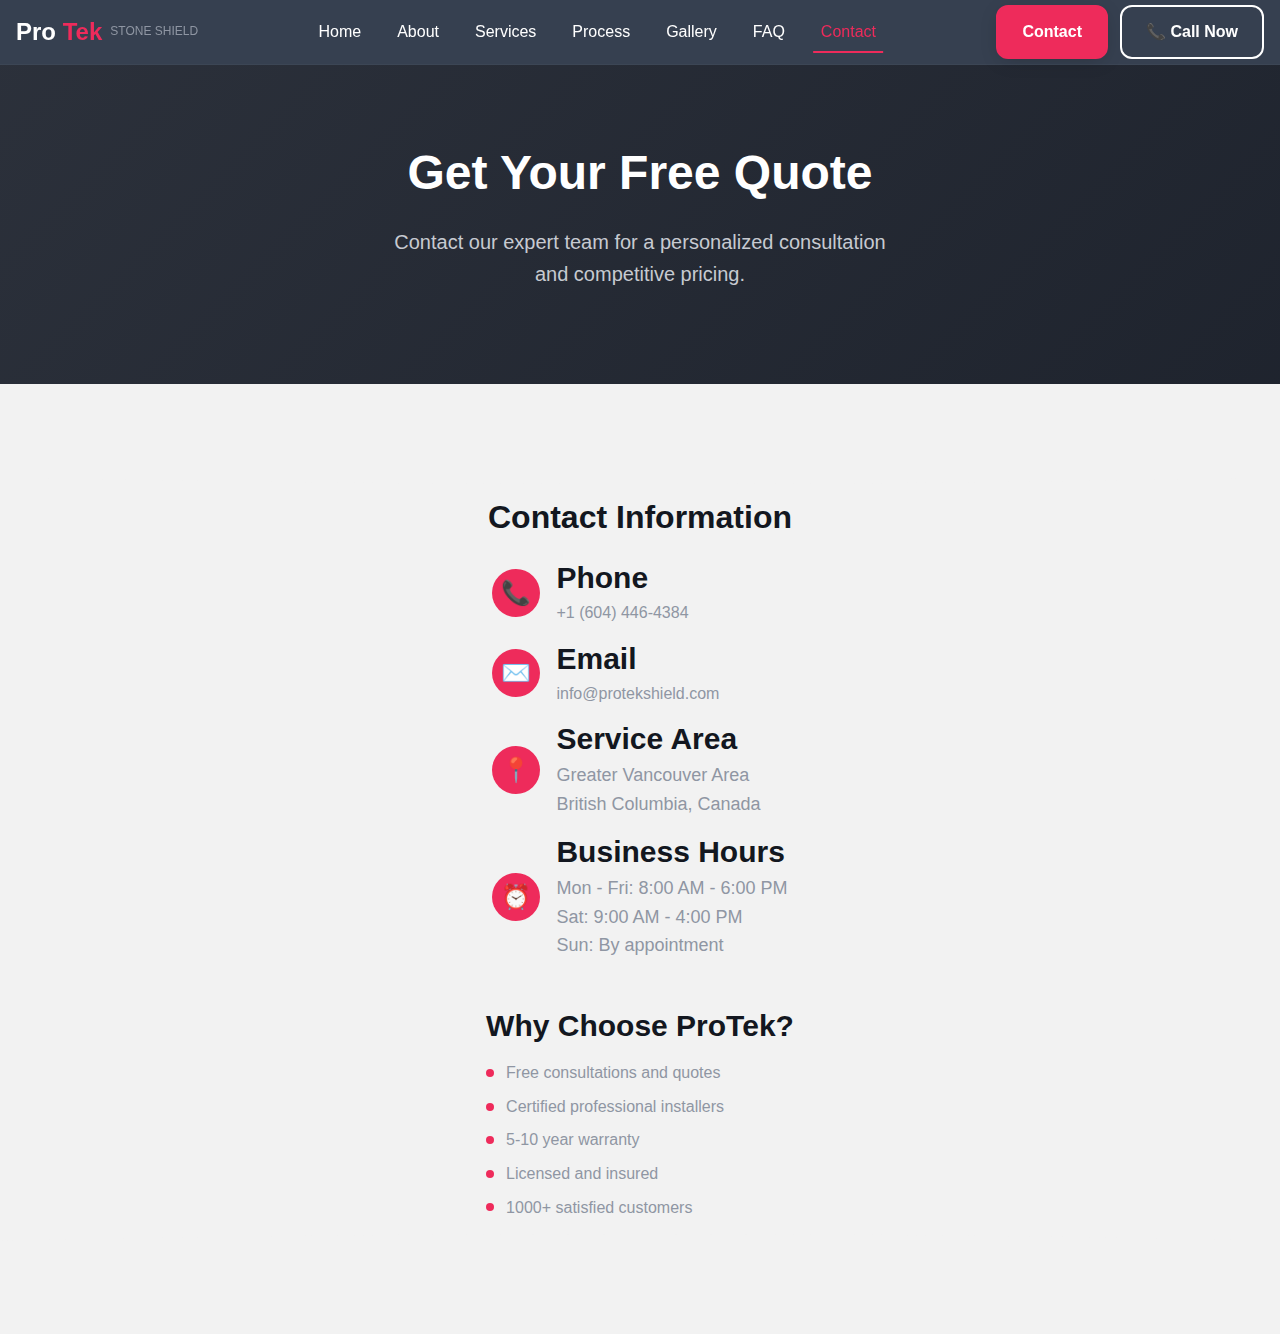
<file: contact.html>
<!DOCTYPE html>
<html lang="en">
<head>
    <meta charset="UTF-8">
    <meta name="viewport" content="width=device-width, initial-scale=1.0">
    <title>Contact ProTek - Get Your Free Stone Protection Quote</title>
    <meta name="description" content="Contact ProTek Stone Shield for a free consultation and quote. Professional stone protection services in Greater Vancouver. Call us or fill out our contact form.">
    <link rel="stylesheet" href="styles.css">
</head>
<body>
    <!-- Navigation -->
    <nav class="nav-fixed">
        <div class="nav-container">
            <div class="nav-content">
                <a href="index.html" class="logo">
                    <div class="logo-text">
                        <span class="logo-pro">Pro</span>
                        <span class="logo-tek">Tek</span>
                    </div>
                    <div class="logo-subtitle">STONE SHIELD</div>
                </a>

                <div class="nav-links-desktop">
                    <a href="index.html" class="nav-link">Home</a>
                    <a href="about.html" class="nav-link">About</a>
                    <a href="services.html" class="nav-link">Services</a>
                    <a href="process.html" class="nav-link">Process</a>
                    <a href="gallery.html" class="nav-link">Gallery</a>
                    <a href="faq.html" class="nav-link">FAQ</a>
                    <a href="contact.html" class="nav-link active">Contact</a>
                </div>

                <div class="nav-cta">
                    <a href="contact.html" class="btn-primary">Contact</a>
                    <a href="tel:+16044464384" class="btn-outline">📞 Call Now</a>
                </div>

                <button class="mobile-menu-btn" id="mobileMenuBtn">
                    <svg class="menu-icon" fill="none" stroke="currentColor" viewBox="0 0 24 24">
                        <path stroke-linecap="round" stroke-linejoin="round" stroke-width="2" d="M4 6h16M4 12h16M4 18h16"></path>
                    </svg>
                    <svg class="close-icon" fill="none" stroke="currentColor" viewBox="0 0 24 24" style="display: none;">
                        <path stroke-linecap="round" stroke-linejoin="round" stroke-width="2" d="M6 18L18 6M6 6l12 12"></path>
                    </svg>
                </button>
            </div>

            <div class="nav-mobile" id="mobileMenu">
                <div class="mobile-nav-content">
                    <a href="index.html" class="mobile-nav-link">Home</a>
                    <a href="about.html" class="mobile-nav-link">About</a>
                    <a href="services.html" class="mobile-nav-link">Services</a>
                    <a href="process.html" class="mobile-nav-link">Process</a>
                    <a href="gallery.html" class="mobile-nav-link">Gallery</a>
                    <a href="faq.html" class="mobile-nav-link">FAQ</a>
                    <a href="contact.html" class="mobile-nav-link active">Contact</a>
                    <div class="mobile-nav-cta">
                        <a href="contact.html" class="btn-primary">Contact</a>
                        <a href="tel:+16044464384" class="btn-outline">📞 Call Now</a>
                    </div>
                </div>
            </div>
        </div>
    </nav>

    <main style="padding-top: 4rem;">
        <!-- Hero Section -->
        <section class="cta-section">
            <div class="container cta-content">
                <h1 style="font-size: 3rem; margin-bottom: 1.5rem;">Get Your Free Quote</h1>
                <p style="font-size: 1.25rem;">Contact our expert team for a personalized consultation and competitive pricing.</p>
            </div>
        </section>

        <!-- Contact Form Section -->
        <section class="curved-section">
            <div class="container section-content">
                <div style="display: grid; gap: 3rem; grid-template-columns: repeat(auto-fit, minmax(400px, 1fr));">
                    <!-- Contact Form -->
                    <!-- <div>
                        <h2 style="font-size: 2rem; font-weight: bold; color: var(--protek-darkest); margin-bottom: 1.5rem;">Send us a Message</h2>
                        <form id="contactForm" style="display: flex; flex-direction: column; gap: 1rem;">
                            <div>
                                <label for="name" style="display: block; font-weight: 600; color: var(--protek-darkest); margin-bottom: 0.5rem;">Name *</label>
                                <input type="text" id="name" name="name" required style="width: 100%; padding: 0.75rem; border: 2px solid #d1d5db; border-radius: var(--radius); background: white; color: var(--protek-darkest); font-size: 1rem;">
                            </div>
                            <div>
                                <label for="email" style="display: block; font-weight: 600; color: var(--protek-darkest); margin-bottom: 0.5rem;">Email *</label>
                                <input type="email" id="email" name="email" required style="width: 100%; padding: 0.75rem; border: 2px solid #d1d5db; border-radius: var(--radius); background: white; color: var(--protek-darkest); font-size: 1rem;">
                            </div>
                            <div>
                                <label for="phone" style="display: block; font-weight: 600; color: var(--protek-darkest); margin-bottom: 0.5rem;">Phone</label>
                                <input type="tel" id="phone" name="phone" style="width: 100%; padding: 0.75rem; border: 2px solid #d1d5db; border-radius: var(--radius); background: white; color: var(--protek-darkest); font-size: 1rem;">
                            </div>
                            <div>
                                <label for="project" style="display: block; font-weight: 600; color: var(--protek-darkest); margin-bottom: 0.5rem;">Project Type</label>
                                <select id="project" name="project" style="width: 100%; padding: 0.75rem; border: 2px solid #d1d5db; border-radius: var(--radius); background: white; color: var(--protek-darkest); font-size: 1rem;">
                                    <option value="">Select project type...</option>
                                    <option value="kitchen">Kitchen Countertops</option>
                                    <option value="bathroom">Bathroom Vanities</option>
                                    <option value="commercial">Commercial Project</option>
                                    <option value="restoration">Stone Restoration</option>
                                    <option value="other">Other</option>
                                </select>
                            </div>
                            <div>
                                <label for="message" style="display: block; font-weight: 600; color: var(--protek-darkest); margin-bottom: 0.5rem;">Message *</label>
                                <textarea id="message" name="message" rows="5" required style="width: 100%; padding: 0.75rem; border: 2px solid #d1d5db; border-radius: var(--radius); background: white; color: var(--protek-darkest); font-size: 1rem; resize: vertical;"></textarea>
                            </div>
                            <button type="submit" class="btn-primary" style="margin-top: 1rem;">Send Message</button>
                        </form>
                    </div> -->

                    <!-- Contact Information -->
                    <div style="justify-items: center;">
                        <h2 style="font-size: 2rem; font-weight: bold; color: var(--protek-darkest); margin-bottom: 1.5rem;">Contact Information</h2>
                        <div style="width: fit-content;">
                            <div style="display: flex; align-items: center; gap: 1rem; margin-bottom: 15px;">
                                <div style="width: 3rem; height: 3rem; background: var(--primary); border-radius: 50%; display: flex; align-items: center; justify-content: center; font-size: 1.5rem;">📞</div>
                                <div>
                                    <h3 style="font-weight: 600; color: var(--protek-darkest); margin-bottom: 0.25rem;">Phone</h3>
                                    <a href="tel:+16044464384" style="color: var(--protek-gray); text-decoration: none;">+1 (604) 446-4384</a>
                                </div>
                            </div>

                            <div style="display: flex; align-items: center; gap: 1rem;  margin-bottom: 15px;">
                                <div style="width: 3rem; height: 3rem; background: var(--primary); border-radius: 50%; display: flex; align-items: center; justify-content: center; font-size: 1.5rem;">✉️</div>
                                <div>
                                    <h3 style="font-weight: 600; color: var(--protek-darkest); margin-bottom: 0.25rem;">Email</h3>
                                    <a href="mailto:info@protekshield.com" style="color: var(--protek-gray); text-decoration: none;">info@protekshield.com</a>
                                </div>
                            </div>

                            <div style="display: flex; align-items: center; gap: 1rem;  margin-bottom: 15px;">
                                <div style="width: 3rem; height: 3rem; background: var(--primary); border-radius: 50%; display: flex; align-items: center; justify-content: center; font-size: 1.5rem;">📍</div>
                                <div>
                                    <h3 style="font-weight: 600; color: var(--protek-darkest); margin-bottom: 0.25rem;">Service Area</h3>
                                    <p style="color: var(--protek-gray); margin: 0;">Greater Vancouver Area<br>British Columbia, Canada</p>
                                </div>
                            </div>

                            <div style="display: flex; align-items: center; gap: 1rem;  margin-bottom: 15px;">
                                <div style="width: 3rem; height: 3rem; background: var(--primary); border-radius: 50%; display: flex; align-items: center; justify-content: center; font-size: 1.5rem;">⏰</div>
                                <div>
                                    <h3 style="font-weight: 600; color: var(--protek-darkest); margin-bottom: 0.25rem;">Business Hours</h3>
                                    <p style="color: var(--protek-gray); margin: 0;">
                                        Mon - Fri: 8:00 AM - 6:00 PM<br>
                                        Sat: 9:00 AM - 4:00 PM<br>
                                        Sun: By appointment
                                    </p>
                                </div>
                            </div>
                        </div>

                        <div style="margin-top: 3rem;">
                            <h3 style="font-weight: 600; color: var(--protek-darkest); margin-bottom: 1rem;">Why Choose ProTek?</h3>
                            <ul style="color: var(--protek-gray); display: flex; flex-direction: column; gap: 0.5rem;">
                                <li style="display: flex; align-items: center;"><span style="width: 0.5rem; height: 0.5rem; background: var(--primary); border-radius: 50%; margin-right: 0.75rem;"></span>Free consultations and quotes</li>
                                <li style="display: flex; align-items: center;"><span style="width: 0.5rem; height: 0.5rem; background: var(--primary); border-radius: 50%; margin-right: 0.75rem;"></span>Certified professional installers</li>
                                <li style="display: flex; align-items: center;"><span style="width: 0.5rem; height: 0.5rem; background: var(--primary); border-radius: 50%; margin-right: 0.75rem;"></span>5-10 year warranty</li>
                                <li style="display: flex; align-items: center;"><span style="width: 0.5rem; height: 0.5rem; background: var(--primary); border-radius: 50%; margin-right: 0.75rem;"></span>Licensed and insured</li>
                                <li style="display: flex; align-items: center;"><span style="width: 0.5rem; height: 0.5rem; background: var(--primary); border-radius: 50%; margin-right: 0.75rem;"></span>1000+ satisfied customers</li>
                            </ul>
                        </div>
                    </div>

                    
                </div>
            </div>
        </section>
    </main>

    <script src="script.js"></script>
</body>
</html>
</file>
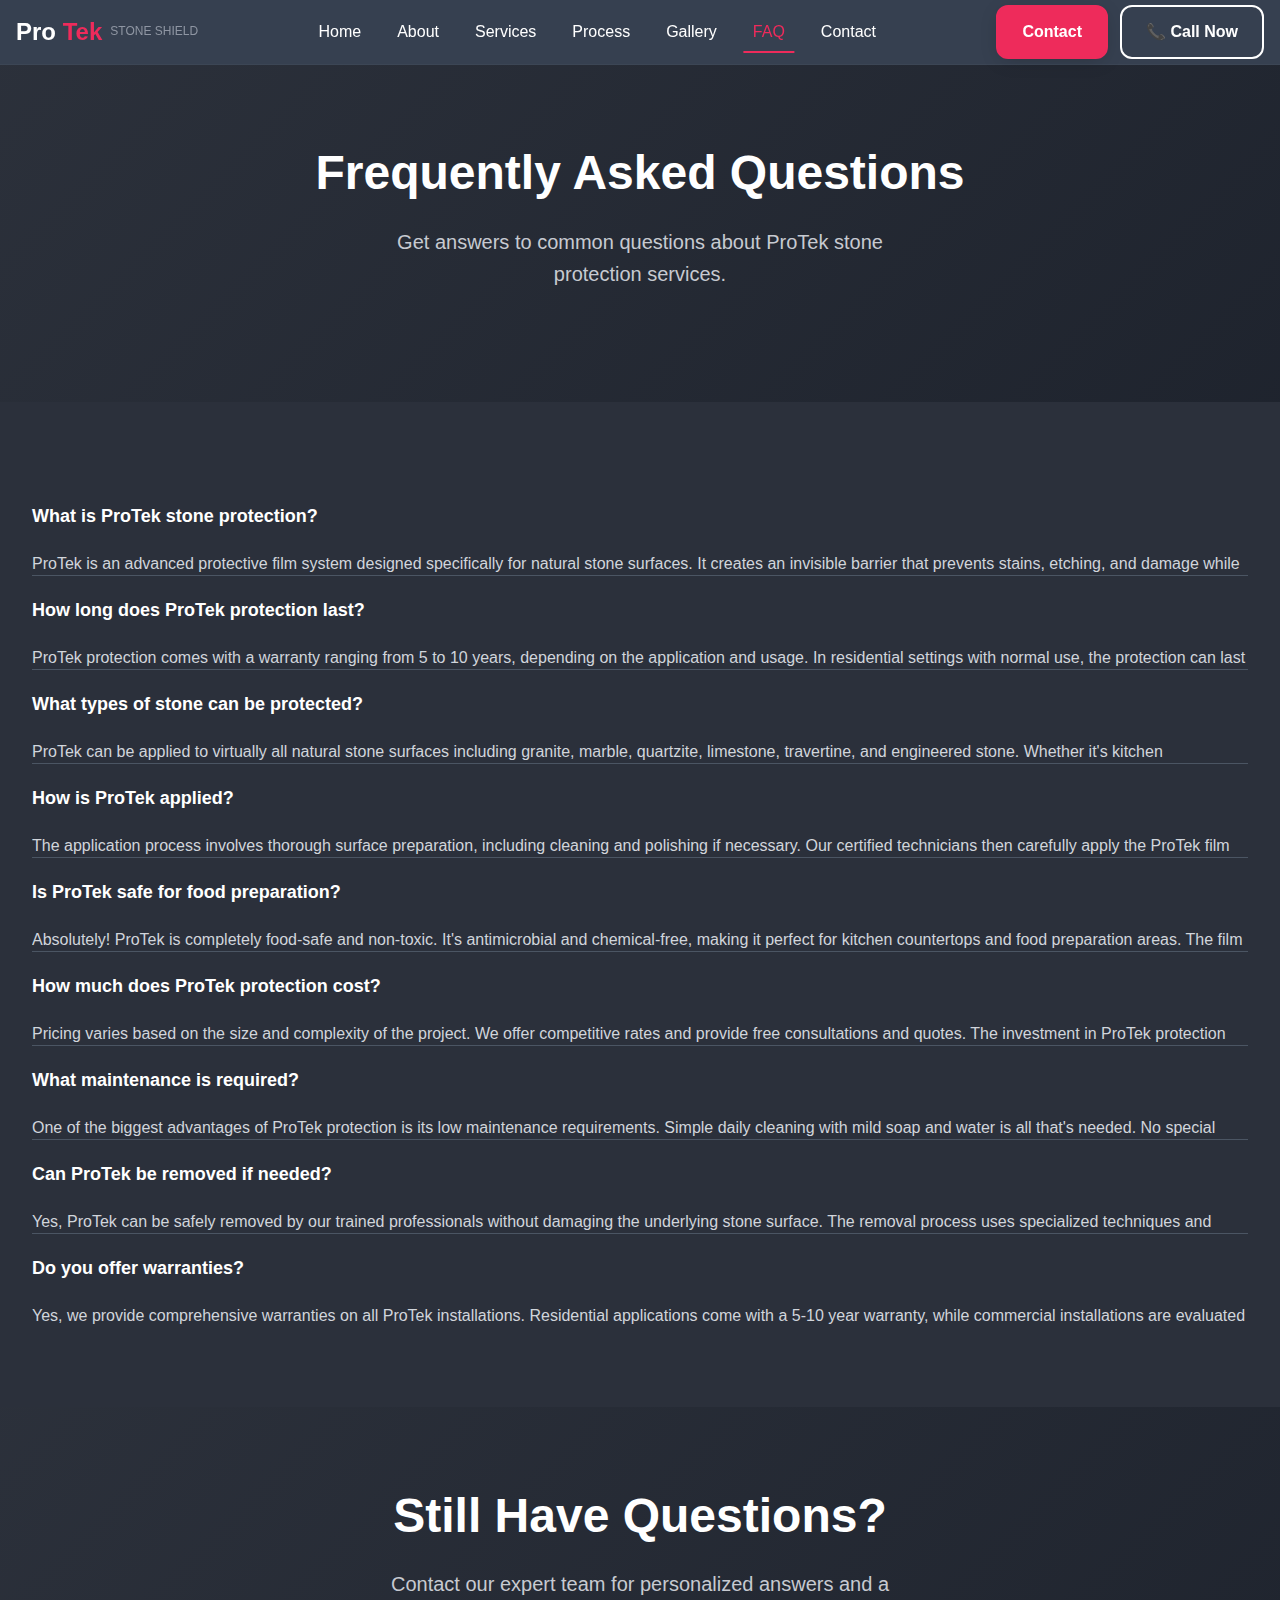
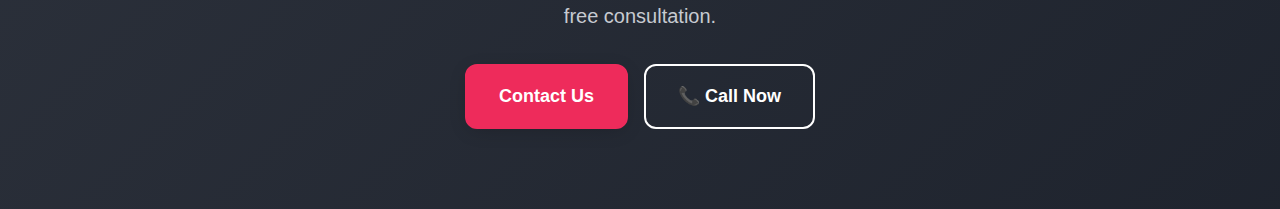
<file: faq.html>
<!DOCTYPE html>
<html lang="en">
<head>
    <meta charset="UTF-8">
    <meta name="viewport" content="width=device-width, initial-scale=1.0">
    <title>FAQ - ProTek Stone Shield Frequently Asked Questions</title>
    <meta name="description" content="Get answers to frequently asked questions about ProTek stone protection services, installation process, pricing, and maintenance.">
    <link rel="stylesheet" href="styles.css">
</head>
<body>
    <!-- Navigation -->
    <nav class="nav-fixed">
        <div class="nav-container">
            <div class="nav-content">
                <a href="index.html" class="logo">
                    <div class="logo-text">
                        <span class="logo-pro">Pro</span>
                        <span class="logo-tek">Tek</span>
                    </div>
                    <div class="logo-subtitle">STONE SHIELD</div>
                </a>

                <div class="nav-links-desktop">
                    <a href="index.html" class="nav-link">Home</a>
                    <a href="about.html" class="nav-link">About</a>
                    <a href="services.html" class="nav-link">Services</a>
                    <a href="process.html" class="nav-link">Process</a>
                    <a href="gallery.html" class="nav-link">Gallery</a>
                    <a href="faq.html" class="nav-link active">FAQ</a>
                    <a href="contact.html" class="nav-link">Contact</a>
                </div>

                <div class="nav-cta">
                    <a href="contact.html" class="btn-primary">Contact</a>
                    <a href="tel:+16044464384" class="btn-outline">📞 Call Now</a>
                </div>

                <button class="mobile-menu-btn" id="mobileMenuBtn">
                    <svg class="menu-icon" fill="none" stroke="currentColor" viewBox="0 0 24 24">
                        <path stroke-linecap="round" stroke-linejoin="round" stroke-width="2" d="M4 6h16M4 12h16M4 18h16"></path>
                    </svg>
                    <svg class="close-icon" fill="none" stroke="currentColor" viewBox="0 0 24 24" style="display: none;">
                        <path stroke-linecap="round" stroke-linejoin="round" stroke-width="2" d="M6 18L18 6M6 6l12 12"></path>
                    </svg>
                </button>
            </div>

            <div class="nav-mobile" id="mobileMenu">
                <div class="mobile-nav-content">
                    <a href="index.html" class="mobile-nav-link">Home</a>
                    <a href="about.html" class="mobile-nav-link">About</a>
                    <a href="services.html" class="mobile-nav-link">Services</a>
                    <a href="process.html" class="mobile-nav-link">Process</a>
                    <a href="gallery.html" class="mobile-nav-link">Gallery</a>
                    <a href="faq.html" class="mobile-nav-link active">FAQ</a>
                    <a href="contact.html" class="mobile-nav-link">Contact</a>
                    <div class="mobile-nav-cta">
                        <a href="contact.html" class="btn-primary">Contact</a>
                        <a href="tel:+16044464384" class="btn-outline">📞 Call Now</a>
                    </div>
                </div>
            </div>
        </div>
    </nav>

    <main style="padding-top: 4rem;">
        <!-- Hero Section -->
        <section class="cta-section">
            <div class="container cta-content">
                <h1 style="font-size: 3rem; margin-bottom: 1.5rem;">Frequently Asked Questions</h1>
                <p style="font-size: 1.25rem;">Get answers to common questions about ProTek stone protection services.</p>
            </div>
        </section>

        <!-- FAQ Content -->
        <section style="padding: 5rem 0; background: var(--background);">
            <div class="container">
                <div style="margin: 0 auto;">
                    <div class="faq-section">
                        <div class="faq-item" style="border-bottom: 1px solid #4b5563;">
                            <button class="faq-question" style="width: 100%; text-align: left; padding: 1.5rem 0; font-size: 1.125rem; font-weight: 600; display: flex; justify-content: space-between; align-items: center; background: transparent; border: none; color: var(--protek-white); cursor: pointer; transition: var(--transition-smooth);">
                                What is ProTek stone protection?
                                <!-- <span class="faq-icon" style="font-size: 1.5rem; transition: transform 0.3s ease;">+</span> -->
                            </button>
                            <div class="faq-answer" style="padding-bottom: 1.5rem; color: #d1d5db; line-height: 1.6; max-height: 0; overflow: hidden; transition: max-height 0.3s ease-out;">
                                ProTek is an advanced protective film system designed specifically for natural stone surfaces. It creates an invisible barrier that prevents stains, etching, and damage while preserving the stone's natural beauty. Available in both matte and gloss finishes, ProTek is completely transparent and maintains the original look and feel of your stone.
                            </div>
                        </div>

                        <div class="faq-item" style="border-bottom: 1px solid #4b5563;">
                            <button class="faq-question" style="width: 100%; text-align: left; padding: 1.5rem 0; font-size: 1.125rem; font-weight: 600; display: flex; justify-content: space-between; align-items: center; background: transparent; border: none; color: var(--protek-white); cursor: pointer; transition: var(--transition-smooth);">
                                How long does ProTek protection last?
                                <!-- <span class="faq-icon" style="font-size: 1.5rem; transition: transform 0.3s ease;">+</span> -->
                            </button>
                            <div class="faq-answer" style="padding-bottom: 1.5rem; color: #d1d5db; line-height: 1.6; max-height: 0; overflow: hidden; transition: max-height 0.3s ease-out;">
                                ProTek protection comes with a warranty ranging from 5 to 10 years, depending on the application and usage. In residential settings with normal use, the protection can last even longer. The film is designed to withstand daily wear and tear while maintaining its protective properties throughout its lifespan.
                            </div>
                        </div>

                        <div class="faq-item" style="border-bottom: 1px solid #4b5563;">
                            <button class="faq-question" style="width: 100%; text-align: left; padding: 1.5rem 0; font-size: 1.125rem; font-weight: 600; display: flex; justify-content: space-between; align-items: center; background: transparent; border: none; color: var(--protek-white); cursor: pointer; transition: var(--transition-smooth);">
                                What types of stone can be protected?
                                <!-- <span class="faq-icon" style="font-size: 1.5rem; transition: transform 0.3s ease;">+</span> -->
                            </button>
                            <div class="faq-answer" style="padding-bottom: 1.5rem; color: #d1d5db; line-height: 1.6; max-height: 0; overflow: hidden; transition: max-height 0.3s ease-out;">
                                ProTek can be applied to virtually all natural stone surfaces including granite, marble, quartzite, limestone, travertine, and engineered stone. Whether it's kitchen countertops, bathroom vanities, fireplace surrounds, or commercial installations, our protection system is versatile enough to handle any stone type.
                            </div>
                        </div>

                        <div class="faq-item" style="border-bottom: 1px solid #4b5563;">
                            <button class="faq-question" style="width: 100%; text-align: left; padding: 1.5rem 0; font-size: 1.125rem; font-weight: 600; display: flex; justify-content: space-between; align-items: center; background: transparent; border: none; color: var(--protek-white); cursor: pointer; transition: var(--transition-smooth);">
                                How is ProTek applied?
                                <!-- <span class="faq-icon" style="font-size: 1.5rem; transition: transform 0.3s ease;">+</span> -->
                            </button>
                            <div class="faq-answer" style="padding-bottom: 1.5rem; color: #d1d5db; line-height: 1.6; max-height: 0; overflow: hidden; transition: max-height 0.3s ease-out;">
                                The application process involves thorough surface preparation, including cleaning and polishing if necessary. Our certified technicians then carefully apply the ProTek film using specialized techniques to ensure perfect adhesion and a seamless finish. The entire process typically takes 2-4 hours depending on the surface area.
                            </div>
                        </div>

                        <div class="faq-item" style="border-bottom: 1px solid #4b5563;">
                            <button class="faq-question" style="width: 100%; text-align: left; padding: 1.5rem 0; font-size: 1.125rem; font-weight: 600; display: flex; justify-content: space-between; align-items: center; background: transparent; border: none; color: var(--protek-white); cursor: pointer; transition: var(--transition-smooth);">
                                Is ProTek safe for food preparation?
                                <!-- <span class="faq-icon" style="font-size: 1.5rem; transition: transform 0.3s ease;">+</span> -->
                            </button>
                            <div class="faq-answer" style="padding-bottom: 1.5rem; color: #d1d5db; line-height: 1.6; max-height: 0; overflow: hidden; transition: max-height 0.3s ease-out;">
                                Absolutely! ProTek is completely food-safe and non-toxic. It's antimicrobial and chemical-free, making it perfect for kitchen countertops and food preparation areas. The film meets all health and safety standards for direct food contact surfaces.
                            </div>
                        </div>

                        <div class="faq-item" style="border-bottom: 1px solid #4b5563;">
                            <button class="faq-question" style="width: 100%; text-align: left; padding: 1.5rem 0; font-size: 1.125rem; font-weight: 600; display: flex; justify-content: space-between; align-items: center; background: transparent; border: none; color: var(--protek-white); cursor: pointer; transition: var(--transition-smooth);">
                                How much does ProTek protection cost?
                                <!-- <span class="faq-icon" style="font-size: 1.5rem; transition: transform 0.3s ease;">+</span> -->
                            </button>
                            <div class="faq-answer" style="padding-bottom: 1.5rem; color: #d1d5db; line-height: 1.6; max-height: 0; overflow: hidden; transition: max-height 0.3s ease-out;">
                                Pricing varies based on the size and complexity of the project. We offer competitive rates and provide free consultations and quotes. The investment in ProTek protection typically pays for itself by eliminating the need for expensive stone restoration and reducing maintenance costs over time.
                            </div>
                        </div>

                        <div class="faq-item" style="border-bottom: 1px solid #4b5563;">
                            <button class="faq-question" style="width: 100%; text-align: left; padding: 1.5rem 0; font-size: 1.125rem; font-weight: 600; display: flex; justify-content: space-between; align-items: center; background: transparent; border: none; color: var(--protek-white); cursor: pointer; transition: var(--transition-smooth);">
                                What maintenance is required?
                                <!-- <span class="faq-icon" style="font-size: 1.5rem; transition: transform 0.3s ease;">+</span> -->
                            </button>
                            <div class="faq-answer" style="padding-bottom: 1.5rem; color: #d1d5db; line-height: 1.6; max-height: 0; overflow: hidden; transition: max-height 0.3s ease-out;">
                                One of the biggest advantages of ProTek protection is its low maintenance requirements. Simple daily cleaning with mild soap and water is all that's needed. No special sealers, polishes, or treatments are required. The protected surface resists stains and etching, making cleanup quick and easy.
                            </div>
                        </div>

                        <div class="faq-item" style="border-bottom: 1px solid #4b5563;">
                            <button class="faq-question" style="width: 100%; text-align: left; padding: 1.5rem 0; font-size: 1.125rem; font-weight: 600; display: flex; justify-content: space-between; align-items: center; background: transparent; border: none; color: var(--protek-white); cursor: pointer; transition: var(--transition-smooth);">
                                Can ProTek be removed if needed?
                                <!-- <span class="faq-icon" style="font-size: 1.5rem; transition: transform 0.3s ease;">+</span> -->
                            </button>
                            <div class="faq-answer" style="padding-bottom: 1.5rem; color: #d1d5db; line-height: 1.6; max-height: 0; overflow: hidden; transition: max-height 0.3s ease-out;">
                                Yes, ProTek can be safely removed by our trained professionals without damaging the underlying stone surface. The removal process uses specialized techniques and solutions that dissolve the adhesive bond while protecting the stone. This makes ProTek a reversible protection solution.
                            </div>
                        </div>

                        <div class="faq-item">
                            <button class="faq-question" style="width: 100%; text-align: left; padding: 1.5rem 0; font-size: 1.125rem; font-weight: 600; display: flex; justify-content: space-between; align-items: center; background: transparent; border: none; color: var(--protek-white); cursor: pointer; transition: var(--transition-smooth);">
                                Do you offer warranties?
                                <!-- <span class="faq-icon" style="font-size: 1.5rem; transition: transform 0.3s ease;">+</span> -->
                            </button>
                            <div class="faq-answer" style="padding-bottom: 1.5rem; color: #d1d5db; line-height: 1.6; max-height: 0; overflow: hidden; transition: max-height 0.3s ease-out;">
                                Yes, we provide comprehensive warranties on all ProTek installations. Residential applications come with a 5-10 year warranty, while commercial installations are evaluated on a case-by-case basis. Our warranty covers the performance of the protection film and the quality of the installation.
                            </div>
                        </div>
                    </div>
                </div>
            </div>
        </section>

        <!-- Contact CTA -->
        <section class="cta-section">
            <div class="container cta-content">
                <h2>Still Have Questions?</h2>
                <p>Contact our expert team for personalized answers and a free consultation.</p>
                <div class="cta-buttons">
                    <a href="contact.html" class="btn-primary btn-large">Contact Us</a>
                    <a href="tel:+16044464384" class="btn-outline btn-large">📞 Call Now</a>
                </div>
            </div>
        </section>
    </main>

    <script src="script.js"></script>
</body>
</html>
</file>
<file: styles.css>
/* ProTek Stone Shield Design System */
:root {
    /* ProTek Brand Colors - matching original design */
    --protek-dark: hsl(220, 15%, 20%);
    --protek-darker: hsl(220, 20%, 15%);
    --protek-darkest: hsl(220, 25%, 10%);
    --protek-red: hsl(345, 85%, 55%);
    --protek-red-hover: hsl(345, 85%, 50%);
    --protek-light: hsl(0, 0%, 95%);
    --protek-white: hsl(0, 0%, 100%);
    --protek-gray: hsl(220, 10%, 60%);
    --protek-gray-light: hsl(220, 10%, 80%);
    
    /* Semantic tokens */
    --background: var(--protek-dark);
    --foreground: var(--protek-white);
    --card: var(--protek-darker);
    --card-foreground: var(--protek-white);
    --primary: var(--protek-red);
    --primary-foreground: var(--protek-white);
    --secondary: var(--protek-darker);
    --secondary-foreground: var(--protek-white);
    --muted: var(--protek-gray);
    --muted-foreground: var(--protek-gray-light);
    --accent: var(--protek-light);
    --accent-foreground: var(--protek-darkest);
    --border: var(--protek-gray);
    --input: var(--protek-darker);
    --ring: var(--protek-red);

    /* Design tokens */
    --radius: 0.75rem;
    --shadow-elegant: 0 10px 30px -10px rgba(0, 0, 0, 0.3);
    --shadow-soft: 0 4px 20px -4px rgba(0, 0, 0, 0.2);
    --gradient-hero: linear-gradient(135deg, var(--protek-dark), var(--protek-darker));
    --gradient-section: linear-gradient(180deg, var(--protek-darker), var(--protek-dark));
    --transition-smooth: all 0.3s cubic-bezier(0.4, 0, 0.2, 1);
}

/* Reset and Base Styles */
* {
    margin: 0;
    padding: 0;
    box-sizing: border-box;
}

body {
    font-family: -apple-system, BlinkMacSystemFont, 'Segoe UI', 'Roboto', 'Oxygen', 'Ubuntu', 'Cantarell', sans-serif;
    background: var(--background);
    color: var(--foreground);
    line-height: 1.6;
    overflow-x: hidden;
}

h1, h2, h3, h4, h5, h6 {
    font-weight: bold;
    line-height: 1.2;
}

h1 {
    font-size: 2.5rem;
}

h2 {
    font-size: 2rem;
}

h3 {
    font-size: 1.5rem;
}

p {
    font-size: 1rem;
    line-height: 1.6;
}

/* Container */
.container {
    max-width: 1280px;
    margin: 0 auto;
    padding: 0 1rem;
}

@media (min-width: 640px) {
    .container {
        padding: 0 1.5rem;
    }
}

@media (min-width: 1024px) {
    .container {
        padding: 0 2rem;
    }
}

/* Navigation */
.nav-fixed {
    position: fixed;
    top: 0;
    left: 0;
    right: 0;
    z-index: 50;
    background: rgba(55, 65, 81, 0.95);
    backdrop-filter: blur(8px);
    border-bottom: 1px solid rgba(75, 85, 99, 0.3);
}

.nav-container {
    max-width: 1280px;
    margin: 0 auto;
    padding: 0 1rem;
}

.nav-content {
    display: flex;
    justify-content: space-between;
    align-items: center;
    height: 4rem;
}

.logo {
    display: flex;
    align-items: center;
    gap: 0.5rem;
    text-decoration: none;
}

.logo-text {
    font-size: 1.5rem;
    font-weight: bold;
}

.logo-pro {
    color: var(--protek-white);
}

.logo-tek {
    color: var(--primary);
}

.logo-subtitle {
    font-size: 0.75rem;
    color: var(--muted);
    display: none;
}

@media (min-width: 640px) {
    .logo-subtitle {
        display: block;
    }
}

.nav-links-desktop {
    display: none;
    gap: 0.25rem;
}

@media (min-width: 768px) {
    .nav-links-desktop {
        display: flex;
    }
}

.nav-link {
    position: relative;
    padding: 0.5rem 1rem;
    color: var(--protek-white);
    text-decoration: none;
    transition: var(--transition-smooth);
}

.nav-link:hover {
    color: var(--primary);
}

.nav-link.active {
    color: var(--primary);
}

.nav-link::after {
    content: '';
    position: absolute;
    bottom: 0;
    left: 50%;
    width: 0;
    height: 2px;
    background: var(--primary);
    transition: all 0.3s ease;
    transform: translateX(-50%);
}

.nav-link:hover::after,
.nav-link.active::after {
    width: 80%;
}

.nav-cta {
    display: none;
    gap: 0.75rem;
}

@media (min-width: 768px) {
    .nav-cta {
        display: flex;
    }
}

.mobile-menu-btn {
    display: block;
    background: none;
    border: none;
    color: var(--protek-white);
    cursor: pointer;
    transition: var(--transition-smooth);
}

.mobile-menu-btn:hover {
    color: var(--primary);
}

@media (min-width: 768px) {
    .mobile-menu-btn {
        display: none;
    }
}

.menu-icon,
.close-icon {
    width: 1.5rem;
    height: 1.5rem;
}

.nav-mobile {
    display: none;
    border-top: 1px solid rgba(75, 85, 99, 0.3);
    background: var(--background);
}

@media (max-width: 767px) {
    .nav-mobile.active {
        display: block;
    }
}

.mobile-nav-content {
    padding: 0.5rem 0;
}

.mobile-nav-link {
    display: block;
    padding: 0.5rem 1rem;
    color: var(--protek-white);
    text-decoration: none;
    transition: var(--transition-smooth);
}

.mobile-nav-link:hover,
.mobile-nav-link.active {
    color: var(--primary);
    background: rgba(75, 85, 99, 0.5);
}

.mobile-nav-cta {
    padding: 0.75rem 1rem;
    border-top: 1px solid rgba(75, 85, 99, 0.3);
    display: flex;
    flex-direction: column;
    gap: 0.5rem;
}

/* Buttons */
.btn-primary {
    display: inline-block;
    padding: 0.75rem 1.5rem;
    background: var(--primary);
    color: var(--primary-foreground);
    border: 2px solid var(--primary);
    border-radius: var(--radius);
    font-weight: 600;
    text-decoration: none;
    text-align: center;
    transition: var(--transition-smooth);
    box-shadow: var(--shadow-soft);
}

.btn-primary:hover {
    background: var(--protek-red-hover);
    transform: translateY(-2px);
    box-shadow: var(--shadow-elegant);
}

.btn-outline {
    display: inline-block;
    padding: 0.75rem 1.5rem;
    background: transparent;
    color: var(--protek-white);
    border: 2px solid var(--protek-white);
    border-radius: var(--radius);
    font-weight: 600;
    text-decoration: none;
    text-align: center;
    transition: var(--transition-smooth);
}

.btn-outline:hover {
    background: var(--protek-white);
    color: var(--protek-dark);
}

.btn-outline.btn-dark {
    color: var(--protek-darkest);
    border-color: var(--protek-darkest);
}

.btn-outline.btn-dark:hover {
    background: var(--protek-darkest);
    color: var(--protek-white);
}

.btn-large {
    font-size: 1.125rem;
    padding: 1rem 2rem;
}

/* Hero Section */
.hero-section {
    position: relative;
    min-height: 100vh;
    display: flex;
    align-items: center;
    justify-content: center;
    background: var(--gradient-hero);
    overflow: hidden;
}

.hero-bg {
    position: absolute;
    inset: 0;
    opacity: 0.4;
}

.hero-bg img {
    width: 100%;
    height: 100%;
    object-fit: cover;
}

.hero-overlay {
    position: absolute;
    inset: 0;
    background: linear-gradient(to right, rgba(55, 65, 81, 0.9), rgba(55, 65, 81, 0.7), transparent);
}

.hero-content {
    position: relative;
    z-index: 10;
    width: 100%;
    max-width: 1280px;
    margin: 0 auto;
    padding: 0 1rem;
    text-align: center;
}

@media (min-width: 1024px) {
    .hero-content {
        text-align: left;
        padding: 0 2rem;
    }
}

.hero-grid {
    display: grid;
    gap: 3rem;
    align-items: center;
}

@media (min-width: 1024px) {
    .hero-grid {
        grid-template-columns: 1fr 1fr;
    }
}

.hero-text {
    display: flex;
    flex-direction: column;
    gap: 2rem;
}

.hero-title h1 {
    font-size: 3rem;
    font-weight: bold;
    line-height: 0.9;
}

@media (min-width: 1024px) {
    .hero-title h1 {
        font-size: 4.5rem;
    }
}

.title-protek {
    color: var(--primary);
    display: block;
}

.title-natural,
.title-stone,
.title-protection {
    color: var(--protek-white);
    display: block;
}

.hero-subtitle {
    font-size: 1.25rem;
    color: var(--muted-foreground);
    max-width: 32rem;
    margin: 1rem 0 0 0;
}

@media (min-width: 1024px) {
    .hero-subtitle {
        font-size: 1.5rem;
    }
}

.hero-buttons {
    display: flex;
    flex-direction: column;
    gap: 1rem;
    justify-content: center;
}

@media (min-width: 640px) {
    .hero-buttons {
        flex-direction: row;
    }
}

@media (min-width: 1024px) {
    .hero-buttons {
        justify-content: flex-start;
    }
}

.hero-features {
    display: flex;
    flex-wrap: wrap;
    gap: 1.5rem;
    justify-content: center;
    font-size: 0.875rem;
    color: var(--muted-foreground);
}

@media (min-width: 1024px) {
    .hero-features {
        justify-content: flex-start;
    }
}

.hero-feature {
    display: flex;
    align-items: center;
    gap: 0.5rem;
}

.feature-dot {
    width: 0.5rem;
    height: 0.5rem;
    background: var(--primary);
    border-radius: 50%;
}

.hero-video {
    display: none;
}

@media (min-width: 1024px) {
    .hero-video {
        display: block;
    }
}

.video-container {
    position: relative;
    width: 100%;
    /* padding-bottom: 56.25%; */
    /* height: 0; */
    border-radius: var(--radius);
    overflow: hidden;
    /* box-shadow: var(--shadow-elegant); */
    text-align: center;
}

.video-container video,
.video-container iframe,
.video-container img {
    /* position: absolute; */
    top: 0;
    left: 0;
    width: 75%;
    height: 100%;
    border-radius: var(--radius);
    object-fit: cover;
}

.scroll-indicator {
    position: absolute;
    bottom: 2rem;
    left: 50%;
    transform: translateX(-50%);
    animation: bounce 2s infinite;
}

.scroll-mouse {
    width: 1.5rem;
    height: 2.5rem;
    border: 2px solid var(--protek-white);
    border-radius: 1rem;
    display: flex;
    justify-content: center;
}

.scroll-wheel {
    width: 0.25rem;
    height: 0.75rem;
    background: var(--protek-white);
    border-radius: 0.125rem;
    margin-top: 0.5rem;
    animation: pulse 2s infinite;
}

@keyframes bounce {
    0%, 20%, 53%, 80%, 100% {
        transform: translateX(-50%) translateY(0);
    }
    40%, 43% {
        transform: translateX(-50%) translateY(-10px);
    }
    70% {
        transform: translateX(-50%) translateY(-5px);
    }
    90% {
        transform: translateX(-50%) translateY(-2px);
    }
}

@keyframes pulse {
    0%, 100% {
        opacity: 1;
    }
    50% {
        opacity: 0.5;
    }
}

/* Sections */
.curved-section {
    position: relative;
    background: var(--protek-light);
    color: var(--protek-darkest);
    padding: 4rem 0;
    margin: 2rem 0;
}

.curved-section::before {
    content: '';
    position: absolute;
    top: -50px;
    left: 0;
    right: 0;
    height: 100px;
    background: var(--protek-light);
    border-radius: 0 0 50% 50%;
    transform: scaleX(2);
}

.curved-section::after {
    content: '';
    position: absolute;
    bottom: -50px;
    left: 0;
    right: 0;
    height: 100px;
    background: var(--protek-light);
    border-radius: 50% 50% 0 0;
    transform: scaleX(2);
}

.section-content {
    position: relative;
    z-index: 10;
}

.section-header {
    text-align: center;
    margin-bottom: 4rem;
}

.section-header h2 {
    font-size: 2.5rem;
    font-weight: bold;
    color: var(--protek-white);
    margin-bottom: 1rem;
}

@media (min-width: 1024px) {
    .section-header h2 {
        font-size: 3rem;
    }
}

.section-header p {
    font-size: 1.25rem;
    color: var(--muted-foreground);
    max-width: 48rem;
    margin: 0 auto;
}

/* Introduction Section */
.intro-grid {
    display: grid;
    gap: 3rem;
    align-items: center;
}

@media (min-width: 1024px) {
    .intro-grid {
        grid-template-columns: 1fr 1fr;
    }
}

.intro-image img {
    width: 100%;
    border-radius: var(--radius);
    box-shadow: var(--shadow-elegant);
}

.intro-text {
    display: flex;
    flex-direction: column;
    gap: 1.5rem;
}

.intro-text h2 {
    font-size: 2.5rem;
    font-weight: bold;
    color: var(--protek-darkest);
}

.intro-text p {
    font-size: 1.125rem;
    color: var(--protek-gray);
    line-height: 1.6;
}

.intro-buttons {
    display: flex;
    flex-direction: column;
    gap: 1rem;
}

@media (min-width: 640px) {
    .intro-buttons {
        flex-direction: row;
    }
}

/* Features Section */
.features-section {
    padding: 5rem 0;
    background: var(--background);
}

.features-grid {
    display: grid;
    gap: 2rem;
}

@media (min-width: 768px) {
    .features-grid {
        grid-template-columns: repeat(2, 1fr);
    }
}

@media (min-width: 1024px) {
    .features-grid {
        grid-template-columns: repeat(3, 1fr);
    }
}

.feature-card {
    padding: 1.5rem;
    border-radius: var(--radius);
    background: var(--protek-light);
    color: var(--protek-darkest);
    box-shadow: var(--shadow-soft);
    text-align: center;
    transition: var(--transition-smooth);
}

.feature-card:hover {
    transform: translateY(-4px);
    box-shadow: var(--shadow-elegant);
}

.feature-icon {
    font-size: 2.5rem;
    margin-bottom: 1rem;
}

.feature-card h3 {
    font-size: 1.25rem;
    font-weight: bold;
    margin-bottom: 0.75rem;
    color: var(--protek-darkest);
}

.feature-card p {
    color: var(--protek-gray);
}

/* Video Section */
.video-section {
    padding: 5rem 0;
    background: var(--background);
}

.videos-grid {
    display: grid;
    gap: 2rem;
}

@media (min-width: 768px) {
    .videos-grid {
        grid-template-columns: repeat(2, 1fr);
    }
}

.video-item {
    display: flex;
    flex-direction: column;
    gap: 1rem;
}

.video-item h3 {
    font-size: 1.5rem;
    font-weight: bold;
    text-align: center;
    color: var(--protek-white);
}

/* CTA Section */
.cta-section {
    padding: 5rem 0;
    background: var(--gradient-hero);
}

.cta-content {
    text-align: center;
}

.cta-content h2 {
    font-size: 2.5rem;
    font-weight: bold;
    color: var(--protek-white);
    margin-bottom: 1.5rem;
}

@media (min-width: 1024px) {
    .cta-content h2 {
        font-size: 3rem;
    }
}

.cta-content p {
    font-size: 1.25rem;
    color: var(--muted-foreground);
    max-width: 32rem;
    margin: 0 auto 2rem auto;
}

.cta-buttons {
    display: flex;
    flex-direction: column;
    gap: 1rem;
    justify-content: center;
}

@media (min-width: 640px) {
    .cta-buttons {
        flex-direction: row;
    }
}

/* Utility Classes */
.text-center {
    text-align: center;
}

.hidden {
    display: none;
}

/* Responsive adjustments */
@media (min-width: 640px) {
    .container {
        padding: 0 1.5rem;
    }
    
    h1 {
        font-size: 3rem;
    }
    
    h2 {
        font-size: 2.5rem;
    }
    
    p {
        font-size: 1.125rem;
    }
}

@media (min-width: 1024px) {
    .container {
        padding: 0 2rem;
    }
    
    h1 {
        font-size: 4rem;
    }
    
    h2 {
        font-size: 3rem;
    }
    
    h3 {
        font-size: 1.875rem;
    }
}
</file>
